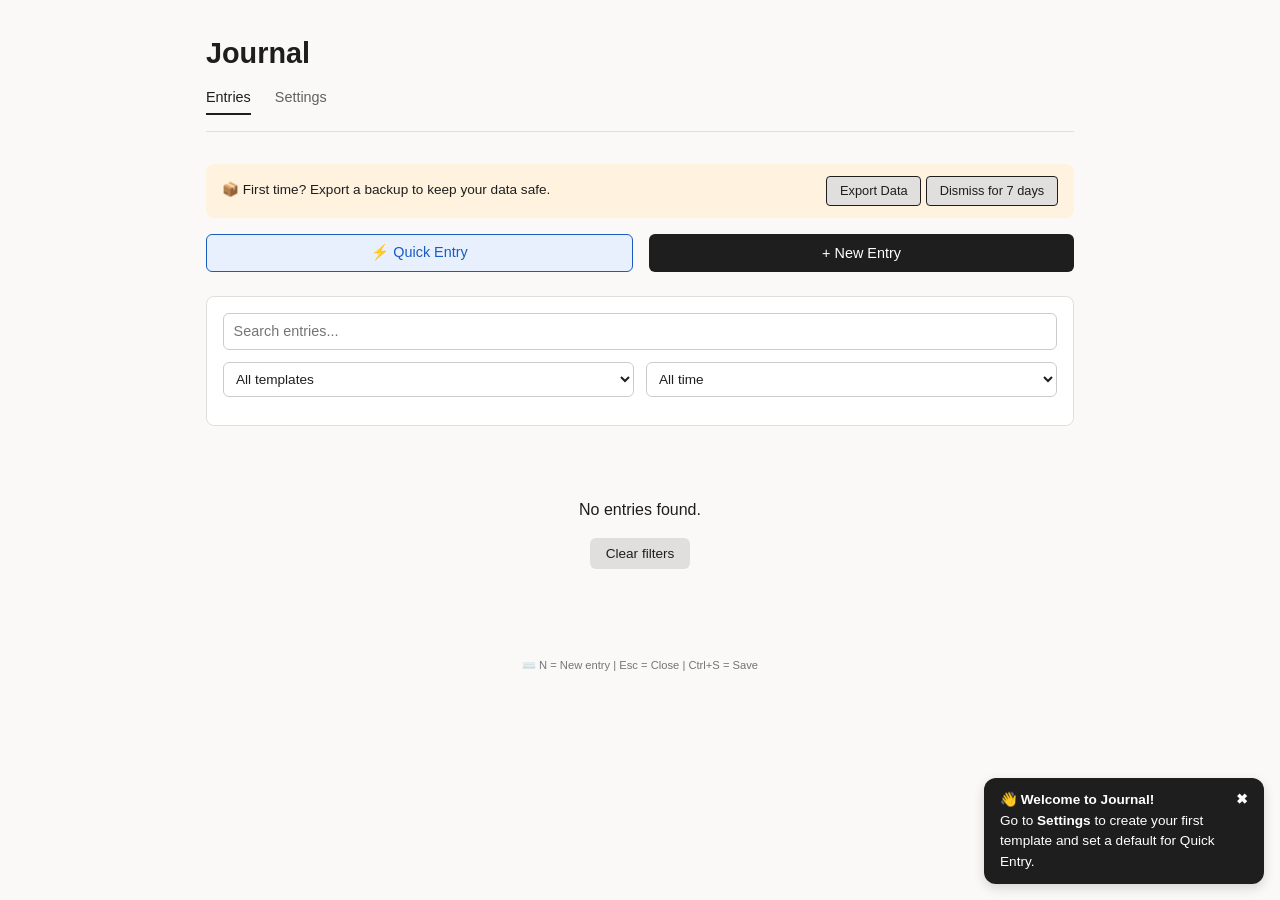
<file: index.html>
<!doctype html>
<html lang="en">
  <head>
    <meta charset="UTF-8" />
    <meta name="viewport" content="width=device-width, initial-scale=1.0" />
    <title>Journal</title>
    <link rel="stylesheet" href="styles.css" />
    <link rel="manifest" href="manifest.json" />
  </head>
  <body data-theme="light">
    <div class="container">
      <header>
        <h1>Journal</h1>
        <nav>
          <a href="index.html" class="active">Entries</a>
          <a href="settings.html">Settings</a>
        </nav>
      </header>

      <main>
        <!-- Backup Banner -->
        <div id="backupBanner" class="backup-banner" style="display: none">
          <p>
            📦 <span id="backupDaysText">Last backup was over 30 days ago</span>
          </p>
          <div>
            <button id="exportBackupBtn" class="btn-secondary-sm">
              Export Data
            </button>
            <button id="dismissBackupBtn" class="btn-secondary-sm">
              Dismiss for 7 days
            </button>
          </div>
        </div>

        <!-- Action bar -->
        <div class="action-bar">
          <button id="quickEntryBtn" class="btn-quick">⚡ Quick Entry</button>
          <button id="newEntryBtn" class="btn-primary">+ New Entry</button>
        </div>

        <!-- Filters bar -->
        <div class="filters-bar">
          <div class="search-group">
            <input
              type="text"
              id="searchInput"
              placeholder="Search entries..."
              class="search-input"
            />
          </div>
          <div class="filter-group">
            <select id="templateFilter" class="filter-select">
              <option value="all">All templates</option>
            </select>
            <select id="dateFilter" class="filter-select">
              <option value="all">All time</option>
              <option value="7days">Last 7 days</option>
              <option value="30days">Last 30 days</option>
              <option value="this-month">This month</option>
              <option value="custom">Custom range</option>
            </select>
          </div>
          <div
            id="customDateRange"
            class="custom-date-range"
            style="display: none"
          >
            <input type="date" id="startDate" />
            <span>to</span>
            <input type="date" id="endDate" />
            <button id="applyDateRange" class="btn-secondary-sm">Apply</button>
          </div>
        </div>

        <!-- Entries -->
        <div id="entriesList" class="entries-list"></div>

        <!-- Empty state -->
        <div id="emptyState" class="empty-state" style="display: none">
          <p>No entries found.</p>
          <button id="clearFiltersBtn" class="btn-secondary">
            Clear filters
          </button>
        </div>

        <div class="keyboard-hint">
          ⌨️ N = New entry | Esc = Close | Ctrl+S = Save
        </div>
      </main>
    </div>

    <!-- Tour Hint -->
    <div id="tourHint" class="tour-hint" style="display: none">
      <span class="close-hint" id="closeTourHint">✖</span>
      <strong>👋 Welcome to Journal!</strong><br />
      Go to <strong>Settings</strong> to create your first template and set a
      default for Quick Entry.
    </div>

    <!-- Full Entry Modal -->
    <div id="entryModal" class="modal">
      <div class="modal-content">
        <span class="close">&times;</span>
        <h2 id="modalTitle">New Entry</h2>
        <form id="entryForm">
          <div class="form-group">
            <label for="templateSelect">Template</label>
            <select id="templateSelect" required>
              <option value="">-- Select a template --</option>
            </select>
          </div>
          <div id="dynamicFields"></div>
          <div class="form-group">
            <label for="journalText">Journal / Notes</label>
            <textarea
              id="journalText"
              rows="6"
              placeholder="Write your thoughts, rationale, or any notes here..."
            ></textarea>
          </div>

          <!-- Image Upload -->
          <div class="form-group">
            <label for="entryImage">Screenshot / Image</label>
            <input type="file" id="entryImage" accept="image/*" />
            <div
              id="imagePreviewContainer"
              style="margin-top: 0.5rem; display: none"
            >
              <img
                id="imagePreview"
                style="max-width: 100%; max-height: 200px; border-radius: 6px"
              />
              <button
                type="button"
                id="removeImageBtn"
                class="btn-secondary-sm"
                style="display: block; margin-top: 0.25rem"
              >
                ✖ Remove image
              </button>
            </div>
          </div>

          <!-- Version History -->
          <div
            id="versionHistoryContainer"
            class="version-history"
            style="display: none"
          >
            <hr />
            <button type="button" id="undoVersionBtn" class="btn-secondary-sm">
              ↩️ Undo to previous version
            </button>
            <span
              id="versionInfo"
              style="font-size: 0.7rem; margin-left: 0.5rem"
            ></span>
          </div>

          <button type="submit" class="btn-primary">Save Entry</button>
        </form>
      </div>
    </div>

    <!-- Quick Entry Modal -->
    <div id="quickEntryModal" class="modal">
      <div class="modal-content modal-compact">
        <span class="close">&times;</span>
        <h2>Quick Entry</h2>
        <p class="quick-template-info">
          Using template: <span id="quickTemplateName"></span>
        </p>
        <form id="quickEntryForm">
          <div id="quickDynamicFields"></div>
          <div class="form-group">
            <label for="quickJournalText">Quick notes</label>
            <textarea
              id="quickJournalText"
              rows="4"
              placeholder="Add a quick note..."
            ></textarea>
          </div>
          <div class="quick-actions">
            <button type="submit" class="btn-primary">Save</button>
            <button
              type="button"
              id="quickEntryFullEditBtn"
              class="btn-secondary"
            >
              Edit full entry instead
            </button>
          </div>
        </form>
      </div>
    </div>

    <!-- Image Lightbox (for viewing full images) -->
    <div id="imageLightbox" class="modal">
      <div
        class="modal-content"
        style="
          max-width: 90%;
          max-height: 90%;
          padding: 0;
          background: transparent;
        "
      >
        <span
          class="close"
          id="lightboxClose"
          style="
            color: white;
            font-size: 2rem;
            position: fixed;
            top: 1rem;
            right: 1rem;
          "
          >&times;</span
        >
        <img
          id="lightboxImage"
          style="
            max-width: 100%;
            max-height: 90vh;
            display: block;
            margin: 0 auto;
            border-radius: 8px;
          "
        />
      </div>
    </div>

    <script src="script.js"></script>
    <script>
      if ("serviceWorker" in navigator) {
        navigator.serviceWorker
          .register("./service-worker.js")
          .then((reg) => console.log("Service Worker registered", reg))
          .catch((err) => console.log("Service Worker failed", err));
      }
    </script>
  </body>
</html>
</file>
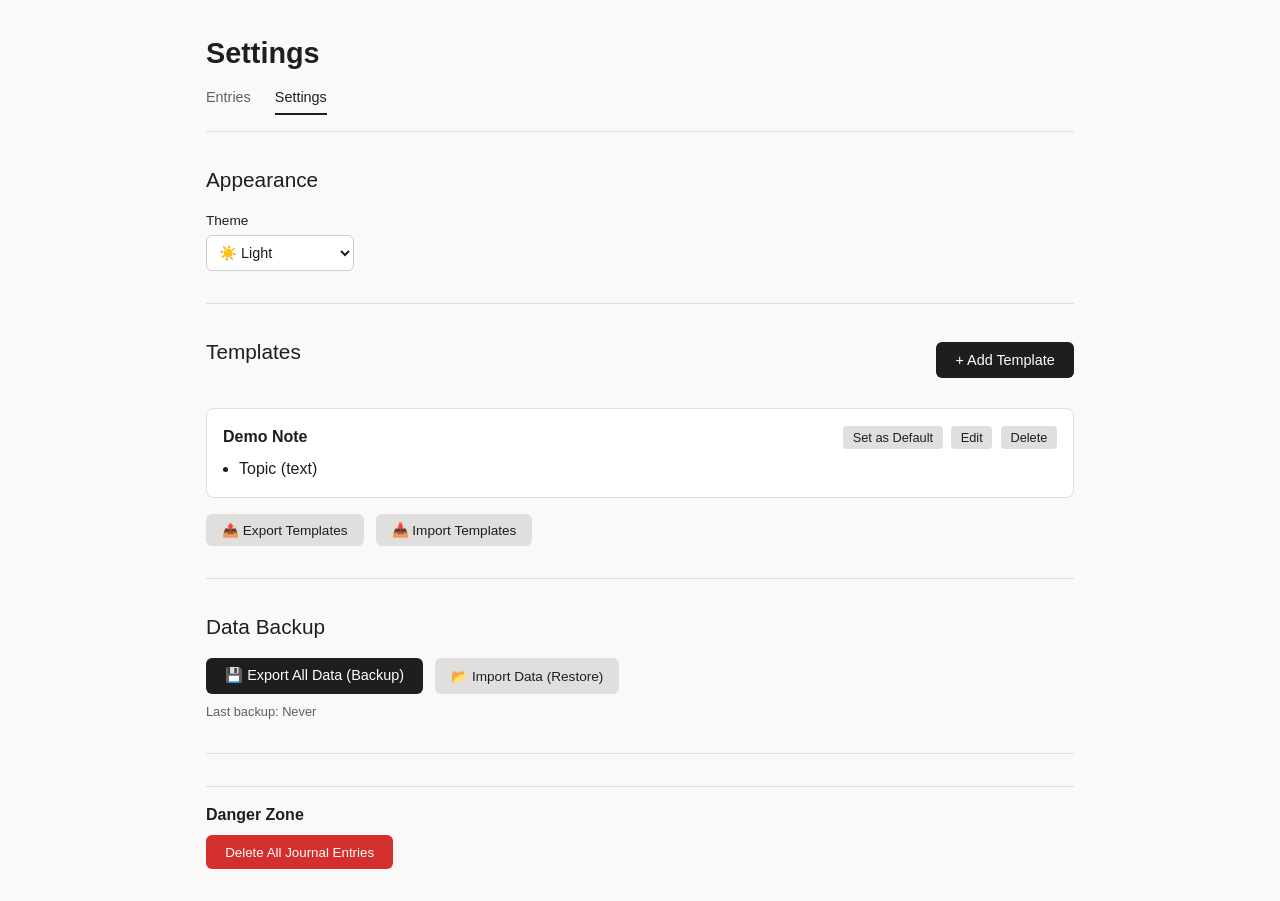
<file: settings.html>
<!doctype html>
<html lang="en">
  <head>
    <meta charset="UTF-8" />
    <meta name="viewport" content="width=device-width, initial-scale=1.0" />
    <title>Journal Settings</title>
    <link rel="stylesheet" href="styles.css" />
  </head>
  <body data-theme="light">
    <div class="container">
      <header>
        <h1>Settings</h1>
        <nav>
          <a href="index.html">Entries</a>
          <a href="settings.html" class="active">Settings</a>
        </nav>
      </header>

      <main>
        <!-- Theme Selector -->
        <div class="settings-section">
          <h2>Appearance</h2>
          <div class="theme-selector">
            <label for="themeSelect">Theme</label>
            <select id="themeSelect">
              <option value="light">☀️ Light</option>
              <option value="sepia">📜 Sepia</option>
              <option value="forest">🌲 Forest</option>
              <option value="midnight">🌙 Midnight Blue</option>
              <option value="red">🔥 Red Ember</option>
            </select>
          </div>
        </div>

        <hr />

        <!-- Templates Section -->
        <div class="settings-section">
          <div class="settings-header">
            <h2>Templates</h2>
            <button id="addTemplateBtn" class="btn-primary">
              + Add Template
            </button>
          </div>
          <div id="templatesList" class="templates-list">
            <!-- Templates will be rendered here -->
          </div>

          <!-- Template Import/Export -->
          <div class="template-actions">
            <button id="exportTemplatesBtn" class="btn-secondary">
              📤 Export Templates
            </button>
            <button id="importTemplatesBtn" class="btn-secondary">
              📥 Import Templates
            </button>
            <input
              type="file"
              id="importTemplatesFile"
              accept=".json"
              style="display: none"
            />
          </div>
        </div>

        <hr />

        <!-- Data Backup Section -->
        <div class="settings-section">
          <h2>Data Backup</h2>
          <div class="backup-actions">
            <button id="exportAllDataBtn" class="btn-primary">
              💾 Export All Data (Backup)
            </button>
            <button id="importAllDataBtn" class="btn-secondary">
              📂 Import Data (Restore)
            </button>
            <input
              type="file"
              id="importAllDataFile"
              accept=".json"
              style="display: none"
            />
          </div>
          <p class="settings-hint">
            Last backup: <span id="lastBackupDate">Never</span>
          </p>
        </div>

        <hr />

        <!-- Danger Zone -->
        <div class="danger-zone">
          <h3>Danger Zone</h3>
          <button id="clearAllDataBtn" class="btn-danger">
            Delete All Journal Entries
          </button>
        </div>
      </main>
    </div>

    <!-- Modal for template editor -->
    <div id="templateModal" class="modal">
      <div class="modal-content">
        <span class="close">&times;</span>
        <h2 id="templateModalTitle">Add Template</h2>
        <form id="templateForm">
          <div class="form-group">
            <label for="templateName">Template Name</label>
            <input
              type="text"
              id="templateName"
              required
              placeholder="e.g., Forex Trade, Daily Reflection"
            />
          </div>
          <div id="fieldsList">
            <h4>Fields</h4>
            <div id="fieldsContainer">
              <!-- Dynamic field inputs go here -->
            </div>
            <button type="button" id="addFieldBtn" class="btn-secondary">
              + Add Field
            </button>
          </div>
          <button type="submit" class="btn-primary">Save Template</button>
        </form>
      </div>
    </div>

    <script src="script.js"></script>
  </body>
</html>
</file>
<file: styles.css>
/* ============================================
   BASE STYLES
   ============================================ */
* {
  margin: 0;
  padding: 0;
  box-sizing: border-box;
}

body {
  font-family:
    -apple-system, BlinkMacSystemFont, "Segoe UI", Roboto, Helvetica, Arial,
    sans-serif;
  line-height: 1.5;
  transition:
    background-color 0.2s,
    color 0.2s;
}

.container {
  max-width: 900px;
  margin: 0 auto;
  padding: 2rem 1rem;
}

/* Header */
header {
  margin-bottom: 2rem;
  border-bottom: 1px solid;
  padding-bottom: 1rem;
}

h1 {
  font-size: 1.8rem;
  font-weight: 600;
  margin-bottom: 0.5rem;
}

h2 {
  font-size: 1.3rem;
  font-weight: 500;
  margin-bottom: 1rem;
}

h3 {
  font-size: 1rem;
  font-weight: 600;
  margin-bottom: 0.5rem;
}

nav {
  display: flex;
  gap: 1.5rem;
}

nav a {
  text-decoration: none;
  font-size: 0.9rem;
  padding: 0.25rem 0;
}

nav a.active {
  border-bottom: 2px solid;
}

/* Buttons */
.btn-primary {
  border: none;
  padding: 0.6rem 1.2rem;
  font-size: 0.9rem;
  border-radius: 6px;
  cursor: pointer;
  transition: opacity 0.2s;
}

.btn-primary:hover {
  opacity: 0.85;
}

.btn-quick {
  border: 1px solid;
  padding: 0.6rem 1.2rem;
  font-size: 0.9rem;
  border-radius: 6px;
  cursor: pointer;
  transition: all 0.2s;
}

.btn-secondary {
  border: none;
  padding: 0.5rem 1rem;
  font-size: 0.85rem;
  border-radius: 6px;
  cursor: pointer;
}

.btn-secondary-sm {
  border: none;
  padding: 0.4rem 0.8rem;
  font-size: 0.8rem;
  border-radius: 4px;
  cursor: pointer;
}

.btn-danger {
  border: none;
  padding: 0.6rem 1.2rem;
  border-radius: 6px;
  cursor: pointer;
}

/* Action Bar */
.action-bar {
  display: flex;
  gap: 1rem;
  margin-bottom: 1.5rem;
}

.action-bar button {
  flex: 1;
}

/* Filters Bar */
.filters-bar {
  border: 1px solid;
  border-radius: 8px;
  padding: 1rem;
  margin-bottom: 1.5rem;
}

.search-group {
  margin-bottom: 0.75rem;
}

.search-input {
  width: 100%;
  padding: 0.6rem;
  border: 1px solid;
  border-radius: 6px;
  font-size: 0.9rem;
  font-family: inherit;
}

.filter-group {
  display: flex;
  gap: 0.75rem;
  flex-wrap: wrap;
  margin-bottom: 0.75rem;
}

.filter-select {
  flex: 1;
  min-width: 120px;
  padding: 0.5rem;
  border: 1px solid;
  border-radius: 6px;
  font-size: 0.85rem;
  cursor: pointer;
}

.custom-date-range {
  display: flex;
  gap: 0.5rem;
  align-items: center;
  flex-wrap: wrap;
  margin-top: 0.75rem;
  padding-top: 0.75rem;
  border-top: 1px solid;
}

.custom-date-range input {
  padding: 0.4rem;
  border: 1px solid;
  border-radius: 4px;
  font-size: 0.85rem;
}

/* Backup Banner */
.backup-banner {
  margin-bottom: 1rem;
  padding: 0.75rem 1rem;
  border-radius: 8px;
  display: flex;
  justify-content: space-between;
  align-items: center;
  gap: 1rem;
  flex-wrap: wrap;
}

.backup-banner p {
  margin: 0;
  font-size: 0.85rem;
}

.backup-banner .btn-secondary-sm {
  background: transparent;
  border: 1px solid;
}

/* Tour Hint */
.tour-hint {
  position: fixed;
  bottom: 1rem;
  right: 1rem;
  max-width: 280px;
  padding: 0.75rem 1rem;
  border-radius: 12px;
  box-shadow: 0 4px 12px rgba(0, 0, 0, 0.15);
  z-index: 999;
  font-size: 0.85rem;
  animation: slideIn 0.3s ease;
}

.tour-hint .close-hint {
  float: right;
  margin-left: 1rem;
  cursor: pointer;
  font-weight: bold;
}

@keyframes slideIn {
  from {
    transform: translateX(100%);
    opacity: 0;
  }
  to {
    transform: translateX(0);
    opacity: 1;
  }
}

/* Keyboard Hint */
.keyboard-hint {
  margin-top: 2rem;
  padding: 0.5rem;
  text-align: center;
  font-size: 0.7rem;
  opacity: 0.6;
}

/* Entries List */
.entries-list {
  display: flex;
  flex-direction: column;
  gap: 1rem;
}

/* Entry Card */
.entry-card {
  border: 1px solid;
  border-radius: 8px;
  padding: 1rem;
  transition: box-shadow 0.2s;
}

.entry-card:hover {
  box-shadow: 0 2px 8px rgba(0, 0, 0, 0.1);
}

.entry-card.pinned {
  border-left-width: 4px;
  border-left-style: solid;
}

.entry-header {
  display: flex;
  justify-content: space-between;
  align-items: center;
  margin-bottom: 0.5rem;
  flex-wrap: wrap;
  gap: 0.5rem;
}

.entry-template {
  font-weight: 500;
  font-size: 0.85rem;
  padding: 0.2rem 0.5rem;
  border-radius: 4px;
}

.entry-date {
  font-size: 0.75rem;
}

.entry-preview {
  font-size: 0.9rem;
  margin: 0.5rem 0;
  cursor: pointer;
  padding: 0.25rem 0;
}

.entry-preview:hover {
  opacity: 0.7;
}

.entry-preview::after {
  content: " ⋯";
}

.entry-full {
  display: none;
  margin-top: 0.75rem;
}

.entry-card.expanded .entry-full {
  display: block;
}

.entry-card.expanded .entry-preview {
  display: none;
}

.entry-fields {
  padding: 0.75rem;
  border-radius: 6px;
  margin: 0.75rem 0;
  font-size: 0.9rem;
}

.entry-fields p {
  margin: 0.25rem 0;
}

.entry-journal {
  margin-top: 0.75rem;
  white-space: pre-wrap;
  font-size: 0.9rem;
  line-height: 1.5;
}

.entry-actions {
  margin-top: 0.75rem;
  display: flex;
  gap: 0.75rem;
  flex-wrap: wrap;
}

.entry-actions button {
  background: none;
  border: none;
  cursor: pointer;
  font-size: 0.8rem;
  padding: 0;
}

.pin-btn.pinned {
  font-weight: 600;
}

/* Empty State */
.empty-state {
  text-align: center;
  padding: 3rem 1rem;
}

.empty-state p {
  margin-bottom: 1rem;
}

/* Modals */
.modal {
  display: none;
  position: fixed;
  top: 0;
  left: 0;
  width: 100%;
  height: 100%;
  background: rgba(0, 0, 0, 0.5);
  z-index: 1000;
  overflow-y: auto;
}

.modal-content {
  max-width: 600px;
  margin: 2rem auto;
  padding: 1.5rem;
  border-radius: 12px;
  position: relative;
}

.modal-compact {
  max-width: 480px;
}

.close {
  position: absolute;
  right: 1.2rem;
  top: 1rem;
  font-size: 1.5rem;
  cursor: pointer;
}

.close:hover {
  opacity: 0.7;
}

/* Forms */
.form-group {
  margin-bottom: 1rem;
}

.form-group label {
  display: block;
  margin-bottom: 0.25rem;
  font-weight: 500;
  font-size: 0.85rem;
}

.form-group input,
.form-group select,
.form-group textarea {
  width: 100%;
  padding: 0.5rem;
  border: 1px solid;
  border-radius: 4px;
  font-family: inherit;
  font-size: 0.9rem;
}

/* Version History */
.version-history {
  margin-top: 0.5rem;
  font-size: 0.75rem;
}

.version-history button {
  background: none;
  border: none;
  cursor: pointer;
  text-decoration: underline;
  font-size: 0.75rem;
}

/* Quick Entry */
.quick-template-info {
  font-size: 0.8rem;
  margin-bottom: 1rem;
  padding-bottom: 0.5rem;
  border-bottom: 1px solid;
}

.quick-template-info span {
  font-weight: 500;
}

.quick-actions {
  display: flex;
  gap: 0.75rem;
  margin-top: 1rem;
}

.quick-actions button {
  flex: 1;
}

/* Settings Page */
.settings-section {
  margin-bottom: 2rem;
}

.settings-header {
  display: flex;
  justify-content: space-between;
  align-items: center;
  margin-bottom: 1.5rem;
  flex-wrap: wrap;
  gap: 1rem;
}

.templates-list {
  display: flex;
  flex-direction: column;
  gap: 1rem;
  margin-bottom: 1rem;
}

.template-card {
  border: 1px solid;
  border-radius: 8px;
  padding: 1rem;
}

.template-header {
  display: flex;
  justify-content: space-between;
  align-items: center;
  margin-bottom: 0.5rem;
  flex-wrap: wrap;
  gap: 0.5rem;
}

.template-header strong {
  font-size: 1rem;
}

.template-header button {
  border: none;
  cursor: pointer;
  font-size: 0.8rem;
  padding: 0.25rem 0.6rem;
  border-radius: 4px;
  margin-left: 0.25rem;
}

.template-actions {
  display: flex;
  gap: 0.75rem;
  margin-top: 1rem;
  flex-wrap: wrap;
}

.backup-actions {
  display: flex;
  gap: 0.75rem;
  flex-wrap: wrap;
  margin-bottom: 0.5rem;
}

.settings-hint {
  font-size: 0.8rem;
  opacity: 0.7;
  margin-top: 0.5rem;
}

.theme-selector {
  margin-bottom: 1rem;
}

.theme-selector label {
  display: block;
  margin-bottom: 0.25rem;
  font-weight: 500;
  font-size: 0.85rem;
}

.theme-selector select {
  padding: 0.5rem;
  border-radius: 6px;
  border: 1px solid;
  font-size: 0.9rem;
  cursor: pointer;
}

.danger-zone {
  margin-top: 2rem;
  padding-top: 1rem;
  border-top: 1px solid;
}

hr {
  margin: 2rem 0;
  border: none;
  border-top: 1px solid;
}

.field-item {
  padding: 0.75rem;
  margin-bottom: 0.5rem;
  border-radius: 6px;
  display: flex;
  gap: 0.5rem;
  flex-wrap: wrap;
  align-items: center;
}

/* Responsive */
@media (max-width: 600px) {
  .container {
    padding: 1rem;
  }

  .action-bar {
    flex-direction: column;
  }

  .filter-group {
    flex-direction: column;
  }

  .filter-select {
    width: 100%;
  }

  .modal-content {
    margin: 1rem;
    padding: 1rem;
  }

  .entry-header {
    flex-direction: column;
    align-items: flex-start;
  }

  .template-header {
    flex-direction: column;
    align-items: flex-start;
  }

  .backup-actions {
    flex-direction: column;
  }
}

/* ============================================
   THEME 1: LIGHT (DEFAULT)
   ============================================ */
body[data-theme="light"] {
  background-color: #faf9f8;
  color: #1e1e1e;
}

body[data-theme="light"] header {
  border-bottom-color: #e1dfdd;
}

body[data-theme="light"] nav a {
  color: #616161;
}

body[data-theme="light"] nav a.active {
  color: #1e1e1e;
  border-bottom-color: #1e1e1e;
}

body[data-theme="light"] .btn-primary {
  background: #1e1e1e;
  color: white;
}

body[data-theme="light"] .btn-quick {
  background: #e8f0fe;
  color: #1a5bbf;
  border-color: #1a5bbf;
}

body[data-theme="light"] .btn-secondary,
body[data-theme="light"] .btn-secondary-sm {
  background: #e1dfdd;
  color: #1e1e1e;
}

body[data-theme="light"] .btn-danger {
  background: #d32f2f;
  color: white;
}

body[data-theme="light"] .filters-bar,
body[data-theme="light"] .entry-card,
body[data-theme="light"] .modal-content,
body[data-theme="light"] .template-card {
  background: white;
  border-color: #e1dfdd;
}

body[data-theme="light"] .search-input,
body[data-theme="light"] .filter-select,
body[data-theme="light"] .custom-date-range input,
body[data-theme="light"] .form-group input,
body[data-theme="light"] .form-group select,
body[data-theme="light"] .form-group textarea,
body[data-theme="light"] .theme-selector select {
  background: white;
  border-color: #ccc;
  color: #1e1e1e;
}

body[data-theme="light"] .backup-banner {
  background: #fff3e0;
  border-color: #ffd699;
  color: #1e1e1e;
}

body[data-theme="light"] .tour-hint {
  background: #1e1e1e;
  color: white;
}

body[data-theme="light"] .entry-template {
  background: #f0f0f0;
  color: #1e1e1e;
}

body[data-theme="light"] .entry-date,
body[data-theme="light"] .entry-preview {
  color: #616161;
}

body[data-theme="light"] .entry-fields {
  background: #f6f5f4;
  color: #1e1e1e;
}

body[data-theme="light"] .close {
  color: #616161;
}

body[data-theme="light"] .field-item {
  background: #f6f5f4;
  border-color: #e1dfdd;
}

body[data-theme="light"] .danger-zone,
body[data-theme="light"] hr {
  border-top-color: #e1dfdd;
}

body[data-theme="light"] .template-header button {
  background: #e1dfdd;
  color: #1e1e1e;
}

body[data-theme="light"] .template-header button:hover {
  background: #d1cfcd;
}

/* ============================================
   THEME 2: SEPIA
   ============================================ */
body[data-theme="sepia"] {
  background-color: #fbf7e9;
  color: #3b2e24;
}

body[data-theme="sepia"] header {
  border-bottom-color: #d4c5a9;
}

body[data-theme="sepia"] nav a {
  color: #8b7355;
}

body[data-theme="sepia"] nav a.active {
  color: #3b2e24;
  border-bottom-color: #8b5a2b;
}

body[data-theme="sepia"] .btn-primary {
  background: #8b5a2b;
  color: white;
}

body[data-theme="sepia"] .btn-quick {
  background: #e8dcca;
  color: #8b5a2b;
  border-color: #8b5a2b;
}

body[data-theme="sepia"] .btn-secondary,
body[data-theme="sepia"] .btn-secondary-sm {
  background: #e0d5c0;
  color: #3b2e24;
}

body[data-theme="sepia"] .btn-danger {
  background: #b85c1a;
  color: white;
}

body[data-theme="sepia"] .filters-bar,
body[data-theme="sepia"] .entry-card,
body[data-theme="sepia"] .modal-content,
body[data-theme="sepia"] .template-card {
  background: #fffef7;
  border-color: #d4c5a9;
}

body[data-theme="sepia"] .search-input,
body[data-theme="sepia"] .filter-select,
body[data-theme="sepia"] .custom-date-range input,
body[data-theme="sepia"] .form-group input,
body[data-theme="sepia"] .form-group select,
body[data-theme="sepia"] .form-group textarea,
body[data-theme="sepia"] .theme-selector select {
  background: #fffef7;
  border-color: #c4b49a;
  color: #3b2e24;
}

body[data-theme="sepia"] .backup-banner {
  background: #f5e6d3;
  border-color: #d4a574;
  color: #3b2e24;
}

body[data-theme="sepia"] .tour-hint {
  background: #3b2e24;
  color: #fbf7e9;
}

body[data-theme="sepia"] .entry-template {
  background: #e8dcca;
  color: #3b2e24;
}

body[data-theme="sepia"] .entry-date,
body[data-theme="sepia"] .entry-preview {
  color: #8b7355;
}

body[data-theme="sepia"] .entry-fields {
  background: #f5f0e6;
  color: #3b2e24;
}

body[data-theme="sepia"] .close {
  color: #8b7355;
}

body[data-theme="sepia"] .field-item {
  background: #f5f0e6;
  border-color: #d4c5a9;
}

body[data-theme="sepia"] .danger-zone,
body[data-theme="sepia"] hr {
  border-top-color: #d4c5a9;
}

body[data-theme="sepia"] .template-header button {
  background: #e0d5c0;
  color: #3b2e24;
}

body[data-theme="sepia"] .template-header button:hover {
  background: #d0c5b0;
}

/* ============================================
   THEME 3: FOREST
   ============================================ */
body[data-theme="forest"] {
  background-color: #eef4ed;
  color: #1a3b2e;
}

body[data-theme="forest"] header {
  border-bottom-color: #c5d5cb;
}

body[data-theme="forest"] nav a {
  color: #2d6a4f;
}

body[data-theme="forest"] nav a.active {
  color: #1a3b2e;
  border-bottom-color: #2d6a4f;
}

body[data-theme="forest"] .btn-primary {
  background: #2d6a4f;
  color: white;
}

body[data-theme="forest"] .btn-quick {
  background: #d4e6d9;
  color: #2d6a4f;
  border-color: #2d6a4f;
}

body[data-theme="forest"] .btn-secondary,
body[data-theme="forest"] .btn-secondary-sm {
  background: #c5d5cb;
  color: #1a3b2e;
}

body[data-theme="forest"] .btn-danger {
  background: #c0392b;
  color: white;
}

body[data-theme="forest"] .filters-bar,
body[data-theme="forest"] .entry-card,
body[data-theme="forest"] .modal-content,
body[data-theme="forest"] .template-card {
  background: #eef4ed;
  border-color: #c5d5cb;
}

body[data-theme="forest"] .search-input,
body[data-theme="forest"] .filter-select,
body[data-theme="forest"] .custom-date-range input,
body[data-theme="forest"] .form-group input,
body[data-theme="forest"] .form-group select,
body[data-theme="forest"] .form-group textarea,
body[data-theme="forest"] .theme-selector select {
  background: white;
  border-color: #b5cdbc;
  color: #1a3b2e;
}

body[data-theme="forest"] .backup-banner {
  background: #d4e6d9;
  border-color: #95c4a5;
  color: #1a3b2e;
}

body[data-theme="forest"] .tour-hint {
  background: #1a3b2e;
  color: #eef4ed;
}

body[data-theme="forest"] .entry-template {
  background: #c5d5cb;
  color: #1a3b2e;
}

body[data-theme="forest"] .entry-date,
body[data-theme="forest"] .entry-preview {
  color: #2d6a4f;
}

body[data-theme="forest"] .entry-fields {
  background: #dde9df;
  color: #1a3b2e;
}

body[data-theme="forest"] .close {
  color: #2d6a4f;
}

body[data-theme="forest"] .field-item {
  background: #dde9df;
  border-color: #c5d5cb;
}

body[data-theme="forest"] .danger-zone,
body[data-theme="forest"] hr {
  border-top-color: #c5d5cb;
}

body[data-theme="forest"] .template-header button {
  background: #c5d5cb;
  color: #1a3b2e;
}

body[data-theme="forest"] .template-header button:hover {
  background: #b5cdbc;
}

/* ============================================
   THEME 4: MIDNIGHT BLUE
   ============================================ */
body[data-theme="midnight"] {
  background-color: #1a1b2e;
  color: #e0e0f0;
}

body[data-theme="midnight"] header {
  border-bottom-color: #2a2b45;
}

body[data-theme="midnight"] nav a {
  color: #8b8ba8;
}

body[data-theme="midnight"] nav a.active {
  color: #e0e0f0;
  border-bottom-color: #7c3aed;
}

body[data-theme="midnight"] .btn-primary {
  background: #7c3aed;
  color: white;
}

body[data-theme="midnight"] .btn-quick {
  background: #2a2b45;
  color: #a78bfa;
  border-color: #7c3aed;
}

body[data-theme="midnight"] .btn-secondary,
body[data-theme="midnight"] .btn-secondary-sm {
  background: #2a2b45;
  color: #e0e0f0;
}

body[data-theme="midnight"] .btn-danger {
  background: #dc2626;
  color: white;
}

body[data-theme="midnight"] .filters-bar,
body[data-theme="midnight"] .entry-card,
body[data-theme="midnight"] .modal-content,
body[data-theme="midnight"] .template-card {
  background: #252642;
  border-color: #2a2b45;
}

body[data-theme="midnight"] .search-input,
body[data-theme="midnight"] .filter-select,
body[data-theme="midnight"] .custom-date-range input,
body[data-theme="midnight"] .form-group input,
body[data-theme="midnight"] .form-group select,
body[data-theme="midnight"] .form-group textarea,
body[data-theme="midnight"] .theme-selector select {
  background: #1f2038;
  border-color: #3a3b5e;
  color: #e0e0f0;
}

body[data-theme="midnight"] .backup-banner {
  background: #2a2b45;
  border-color: #5b21b6;
  color: #e0e0f0;
}

body[data-theme="midnight"] .tour-hint {
  background: #7c3aed;
  color: white;
}

body[data-theme="midnight"] .entry-template {
  background: #2a2b45;
  color: #e0e0f0;
}

body[data-theme="midnight"] .entry-date,
body[data-theme="midnight"] .entry-preview {
  color: #a78bfa;
}

body[data-theme="midnight"] .entry-fields {
  background: #1f2038;
  color: #e0e0f0;
}

body[data-theme="midnight"] .close {
  color: #a78bfa;
}

body[data-theme="midnight"] .field-item {
  background: #1f2038;
  border-color: #2a2b45;
}

body[data-theme="midnight"] .danger-zone,
body[data-theme="midnight"] hr {
  border-top-color: #2a2b45;
}

body[data-theme="midnight"] .template-header button {
  background: #2a2b45;
  color: #e0e0f0;
}

body[data-theme="midnight"] .template-header button:hover {
  background: #3a3b5e;
}

/* ============================================
   THEME 5: RED EMBER
   ============================================ */
body[data-theme="red"] {
  background-color: #2a1215;
  color: #f0d6d8;
}

body[data-theme="red"] header {
  border-bottom-color: #4a2024;
}

body[data-theme="red"] nav a {
  color: #c08484;
}

body[data-theme="red"] nav a.active {
  color: #f0d6d8;
  border-bottom-color: #e53e3e;
}

body[data-theme="red"] .btn-primary {
  background: #e53e3e;
  color: white;
}

body[data-theme="red"] .btn-quick {
  background: #3d1a1e;
  color: #f7a0a0;
  border-color: #e53e3e;
}

body[data-theme="red"] .btn-secondary,
body[data-theme="red"] .btn-secondary-sm {
  background: #4a2024;
  color: #f0d6d8;
}

body[data-theme="red"] .btn-danger {
  background: #b91c1c;
  color: white;
}

body[data-theme="red"] .filters-bar,
body[data-theme="red"] .entry-card,
body[data-theme="red"] .modal-content,
body[data-theme="red"] .template-card {
  background: #3d1a1e;
  border-color: #4a2024;
}

body[data-theme="red"] .search-input,
body[data-theme="red"] .filter-select,
body[data-theme="red"] .custom-date-range input,
body[data-theme="red"] .form-group input,
body[data-theme="red"] .form-group select,
body[data-theme="red"] .form-group textarea,
body[data-theme="red"] .theme-selector select {
  background: #2a1215;
  border-color: #5a2e32;
  color: #f0d6d8;
}

body[data-theme="red"] .backup-banner {
  background: #4a2024;
  border-color: #e53e3e;
  color: #f0d6d8;
}

body[data-theme="red"] .tour-hint {
  background: #e53e3e;
  color: white;
}

body[data-theme="red"] .entry-template {
  background: #4a2024;
  color: #f0d6d8;
}

body[data-theme="red"] .entry-date,
body[data-theme="red"] .entry-preview {
  color: #f7a0a0;
}

body[data-theme="red"] .entry-fields {
  background: #2a1215;
  color: #f0d6d8;
}

body[data-theme="red"] .close {
  color: #f7a0a0;
}

body[data-theme="red"] .field-item {
  background: #2a1215;
  border-color: #4a2024;
}

body[data-theme="red"] .danger-zone,
body[data-theme="red"] hr {
  border-top-color: #4a2024;
}

body[data-theme="red"] .template-header button {
  background: #4a2024;
  color: #f0d6d8;
}

body[data-theme="red"] .template-header button:hover {
  background: #5a2e32;
}

/* ============================================
   IMAGE STYLES
   ============================================ */

.entry-image-thumb {
  max-width: 100%;
  max-height: 150px;
  border-radius: 6px;
  margin: 0.5rem 0;
  cursor: pointer;
  border: 1px solid;
  transition: opacity 0.2s;
}

.entry-image-thumb:hover {
  opacity: 0.85;
}

#imagePreviewContainer {
  margin-top: 0.5rem;
}

#imagePreview {
  max-width: 100%;
  max-height: 200px;
  border-radius: 6px;
  border: 1px solid;
}

/* Lightbox */
#imageLightbox .modal-content {
  background: transparent;
  box-shadow: none;
}

#lightboxClose {
  color: white;
  font-size: 2rem;
  position: fixed;
  top: 1rem;
  right: 1rem;
  cursor: pointer;
  z-index: 1001;
  background: rgba(0, 0, 0, 0.5);
  padding: 0.25rem 0.75rem;
  border-radius: 4px;
}

#lightboxClose:hover {
  background: rgba(0, 0, 0, 0.8);
}

/* ============================================
   FIX: Entry action buttons (Pin, Edit, Delete) 
   — ALL THEMES
   ============================================ */

/* Light */
body[data-theme="light"] .entry-actions button {
  color: #616161;
}

body[data-theme="light"] .entry-actions button:hover {
  color: #1e1e1e;
}

body[data-theme="light"] .pin-btn.pinned {
  color: #f5a623;
}

/* Sepia */
body[data-theme="sepia"] .entry-actions button {
  color: #8b7355;
}

body[data-theme="sepia"] .entry-actions button:hover {
  color: #3b2e24;
}

body[data-theme="sepia"] .pin-btn.pinned {
  color: #b8854a;
}

/* Forest */
body[data-theme="forest"] .entry-actions button {
  color: #2d6a4f;
}

body[data-theme="forest"] .entry-actions button:hover {
  color: #1a3b2e;
}

body[data-theme="forest"] .pin-btn.pinned {
  color: #2d6a4f;
}

/* Midnight */
body[data-theme="midnight"] .entry-actions button {
  color: #a78bfa;
}

body[data-theme="midnight"] .entry-actions button:hover {
  color: #e0e0f0;
}

body[data-theme="midnight"] .pin-btn.pinned {
  color: #a78bfa;
}

/* Red Ember */
body[data-theme="red"] .entry-actions button {
  color: #f7a0a0;
}

body[data-theme="red"] .entry-actions button:hover {
  color: #f0d6d8;
}

body[data-theme="red"] .pin-btn.pinned {
  color: #f7a0a0;
}

/* Image border colors per theme */
body[data-theme="light"] .entry-image-thumb,
body[data-theme="light"] #imagePreview {
  border-color: #e1dfdd;
}

body[data-theme="sepia"] .entry-image-thumb,
body[data-theme="sepia"] #imagePreview {
  border-color: #d4c5a9;
}

body[data-theme="forest"] .entry-image-thumb,
body[data-theme="forest"] #imagePreview {
  border-color: #c5d5cb;
}

body[data-theme="midnight"] .entry-image-thumb,
body[data-theme="midnight"] #imagePreview {
  border-color: #2a2b45;
}

body[data-theme="red"] .entry-image-thumb,
body[data-theme="red"] #imagePreview {
  border-color: #4a2024;
}
</file>
